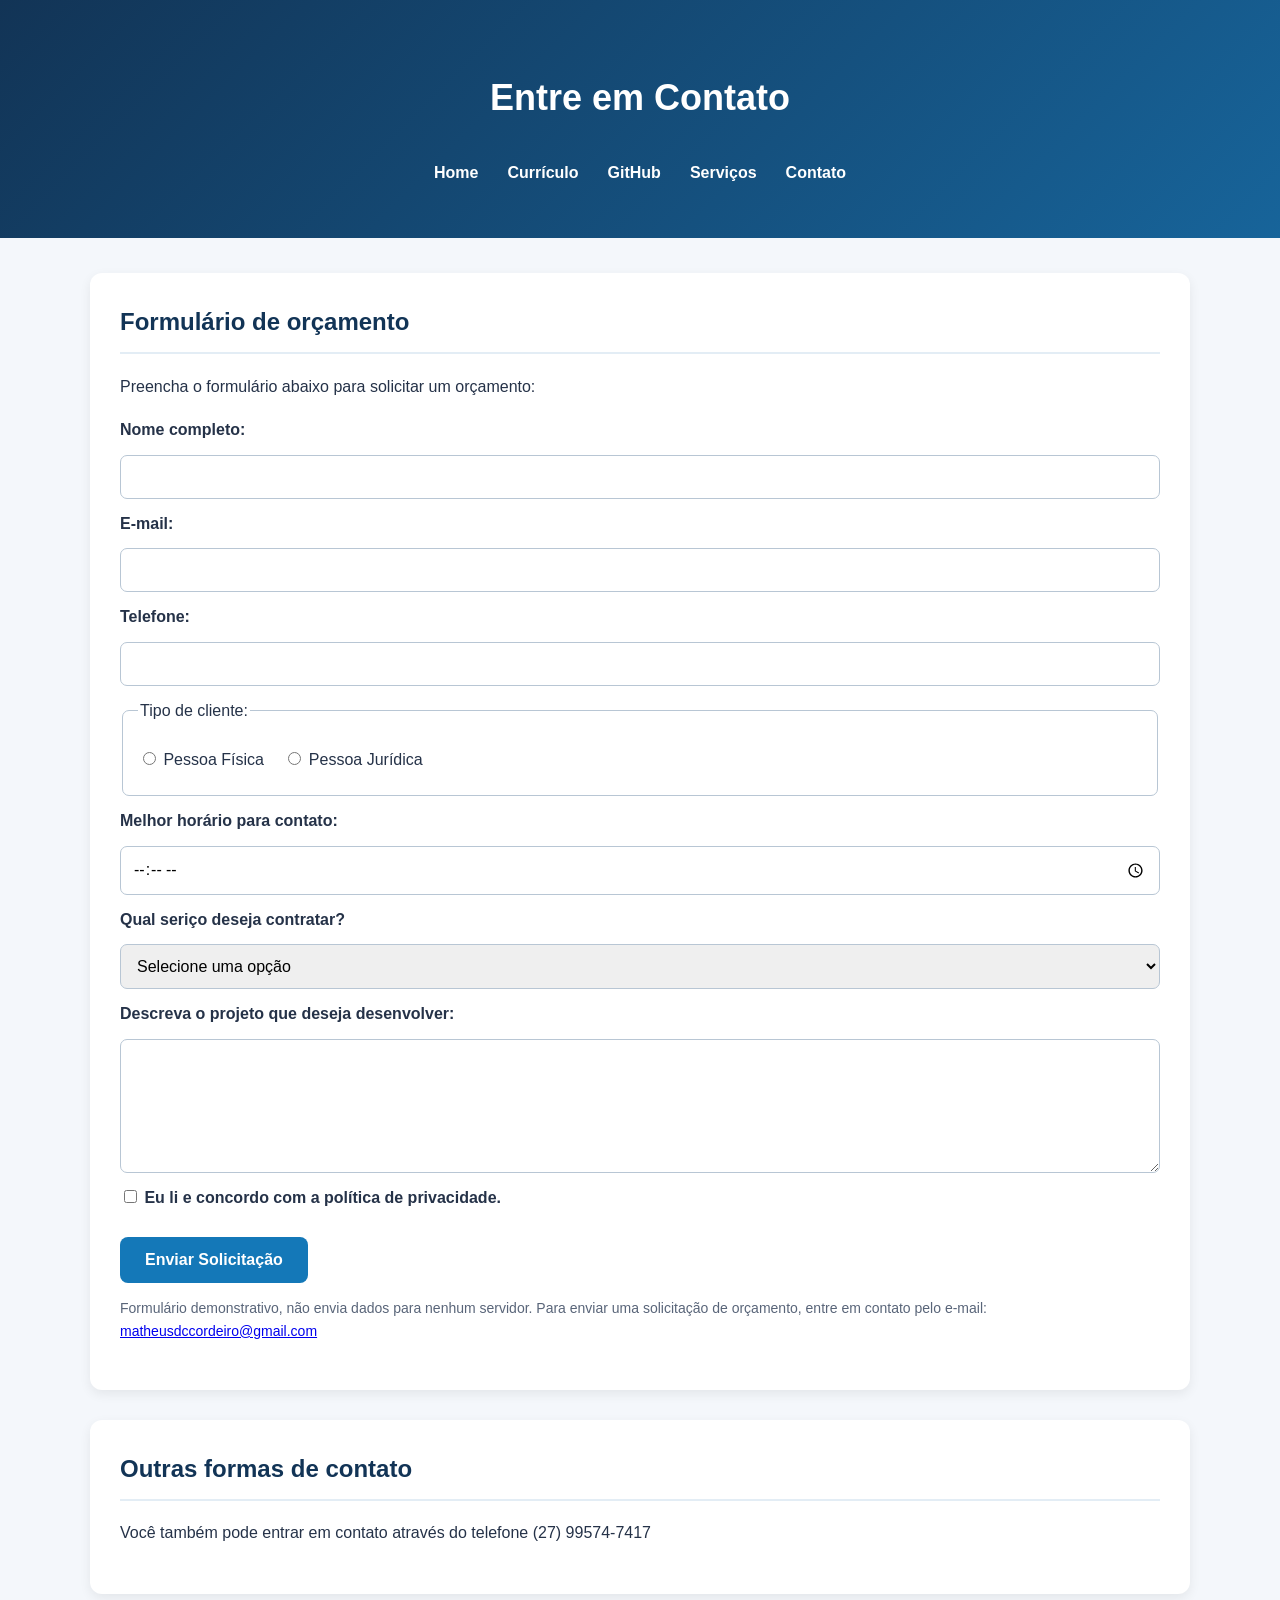
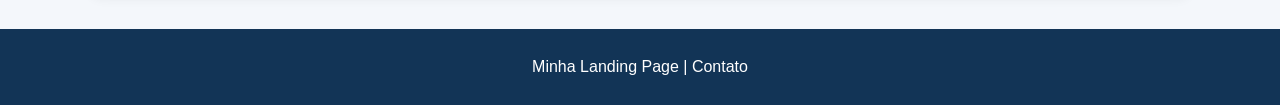
<file: contato.html>
<!DOCTYPE html>
<html lang="en">
<head>
    <meta charset="UTF-8">
    <meta name="viewport" content="width=device-width, initial-scale=1.0">
    <title>Contato | Solicite um Orçamento</title>
    <link rel="stylesheet" href="style.css">
</head>
<body>
    <header>
        <h1>Entre em Contato</h1>
        <nav>
            <a href="index.html">Home</a>
            <a href="curriculo.html">Currículo</a>
            <a href="github.html">GitHub</a>
            <a href="servicos.html">Serviços</a>
            <a href="contato.html">Contato</a>
         </nav>
    </header>

    <main>
        <section>
            <h2>Formulário de orçamento</h2>
            <p>Preencha o formulário abaixo para solicitar um orçamento:</p>
            <form action="#" method="get">
                <label for="nome">Nome completo:</label>
                <input type="text" id="nome" name="nome" required>
                <label for="email">E-mail:</label>
                <input type="email" id="email" name="email" required>
                <label for="telefone">Telefone:</label>
                <input type="tel" id="telefone" name="telefone" required>
                <fieldset>
                    <legend>Tipo de cliente:</legend>
                    <label>
                        <input type="radio" name="cliente" value="pessoa-física" required>
                        Pessoa Física
                    </label>
                    <label>
                        <input type="radio" name="cliente" value="pessoa-jurídica" required>
                        Pessoa Jurídica
                    </label>
                </fieldset>
                <label for="horario">
                    Melhor horário para contato:
                </label>
                <input type="time" id="horario" name="horario">

                <label for="serviço">
                    Qual seriço deseja contratar?
                </label>
                <select id="serviço" name="serviço" required>
                    <option value="">
                        Selecione uma opção
                    </option>

                    <option value="estatico-1-2">
                        Site Estático de 1 a 2 páginas
                    </option>

                    <option value="estatico-3-5">
                        Site Estático de 3 a 5 páginas
                    </option>

                    <option value="estatico-maior">
                        Site Estático de 6 ou mais páginas
                    </option>
                    
                    <option value="dinamico">
                        Site Dinâmico
                    </option>

                    <option value="avancado">
                        Site Avançado
                    </option>
                    </select>
                    <label for="descricao">
                        Descreva o projeto que deseja desenvolver:
                    </label>
                    <textarea id="descricao" name="descricao" rows="6" required>

                    </textarea>

                    <label>
                        <input type="checkbox" name="privacidade" required>
                        Eu li e concordo com a política de privacidade.
                    </label>

                    <button type="submit">
                        Enviar Solicitação
                    </button>

            </form>

            <p class="aviso">
                Formulário demonstrativo, não envia dados para nenhum servidor. Para enviar uma solicitação de orçamento, entre em contato pelo e-mail: <a href="mailto:matheusdccordeiro@gmail.com">matheusdccordeiro@gmail.com</a>

            </p>
        </section>

        <section>
            <h2>Outras formas de contato</h2>
            <p>Você também pode entrar em contato através do telefone (27) 99574-7417</p>

        </section>

    </main>
    <footer>
        <p>Minha Landing Page | Contato</p>
    </footer>
    
</body>
</html>
</file>
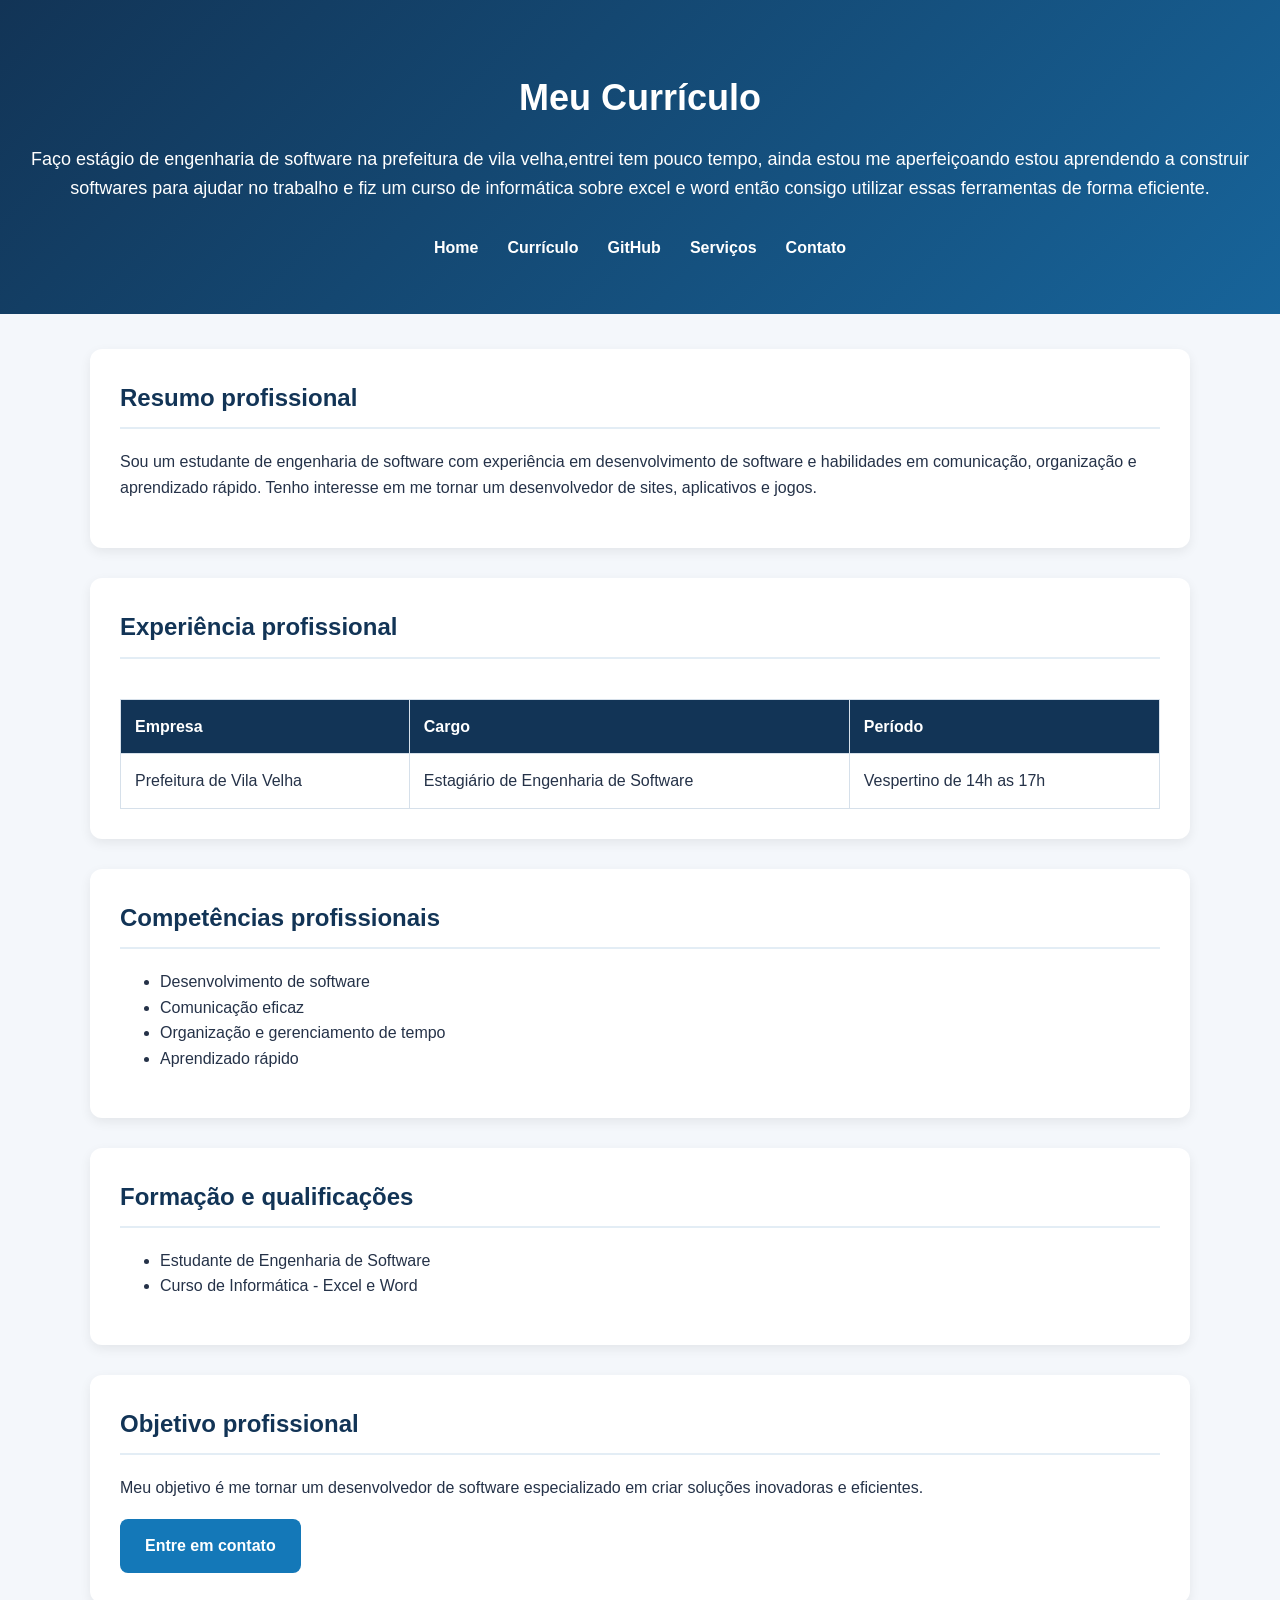
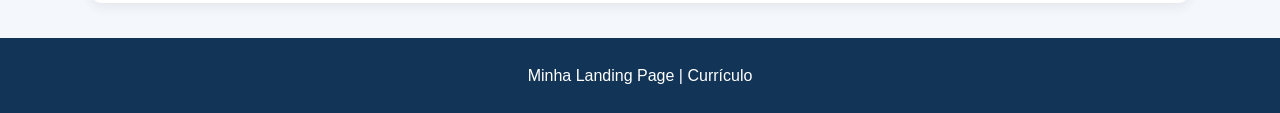
<file: curriculo.html>
<!DOCTYPE html>
<html lang="en">
<head>
    <meta charset="UTF-8">
    <meta name="viewport" content="width=device-width, initial-scale=1.0">
    <title>Meu Currículo</title>
    <link rel="stylesheet"href="style.css">
</head>
<body>
    <header>
        <h1>Meu Currículo</h1>
        <p>Faço estágio de engenharia de software na prefeitura de vila velha,entrei tem pouco tempo, ainda estou me aperfeiçoando
            estou aprendendo a construir softwares para ajudar no trabalho e fiz um curso de informática sobre excel e word então consigo utilizar essas ferramentas de forma eficiente.
         </p>
         <nav>
            <a href="index.html">Home</a>
            <a href="curriculo.html">Currículo</a>
            <a href="github.html">GitHub</a>
            <a href="servicos.html">Serviços</a>
            <a href="contato.html">Contato</a>
         </nav>
    </header>

    <main>
        <section>
            <h2>Resumo profissional</h2>
            <p>
                Sou um estudante de engenharia de software com experiência em desenvolvimento de software
                e habilidades em comunicação, organização e aprendizado rápido. Tenho interesse em me tornar um desenvolvedor de sites, aplicativos e jogos.
            </p>
        </section>
        <section>
            <h2>Experiência profissional</h2>
            <div class="tabela-responsiva">
                <table>
                    <thead>
                        <tr>
                            <th>Empresa</th>
                            <th>Cargo</th>
                            <th>Período</th>
                        </tr>
                    </thead>
                    <tbody>
                        <tr>
                            <td>Prefeitura de Vila Velha</td>
                            <td>Estagiário de Engenharia de Software</td>
                            <td>Vespertino de 14h as 17h</td>
                        </tr>
                    </tbody>
                </table>
            </div>
        </section>

        <section>
            <h2>Competências profissionais</h2>
            <ul>
                <li>Desenvolvimento de software</li>
                <li>Comunicação eficaz</li>
                <li>Organização e gerenciamento de tempo</li>
                <li>Aprendizado rápido</li>
            </ul>
        </section>
        <section>
            <h2>Formação e qualificações</h2>
            <ul>
                <li>Estudante de Engenharia de Software</li>
                <li>Curso de Informática - Excel e Word</li>
            </ul>
        </section>
        <section>
            <h2>Objetivo profissional</h2>
            <p>Meu objetivo é me tornar um desenvolvedor de software
                 especializado em criar soluções inovadoras e eficientes.</p>
                 <a href="contato.html" class="botao">Entre em contato</a>
        </section>
      </main>

      <footer>
        <p>Minha Landing Page | Currículo</p>
      </footer>
    
</body>
</html>
</file>
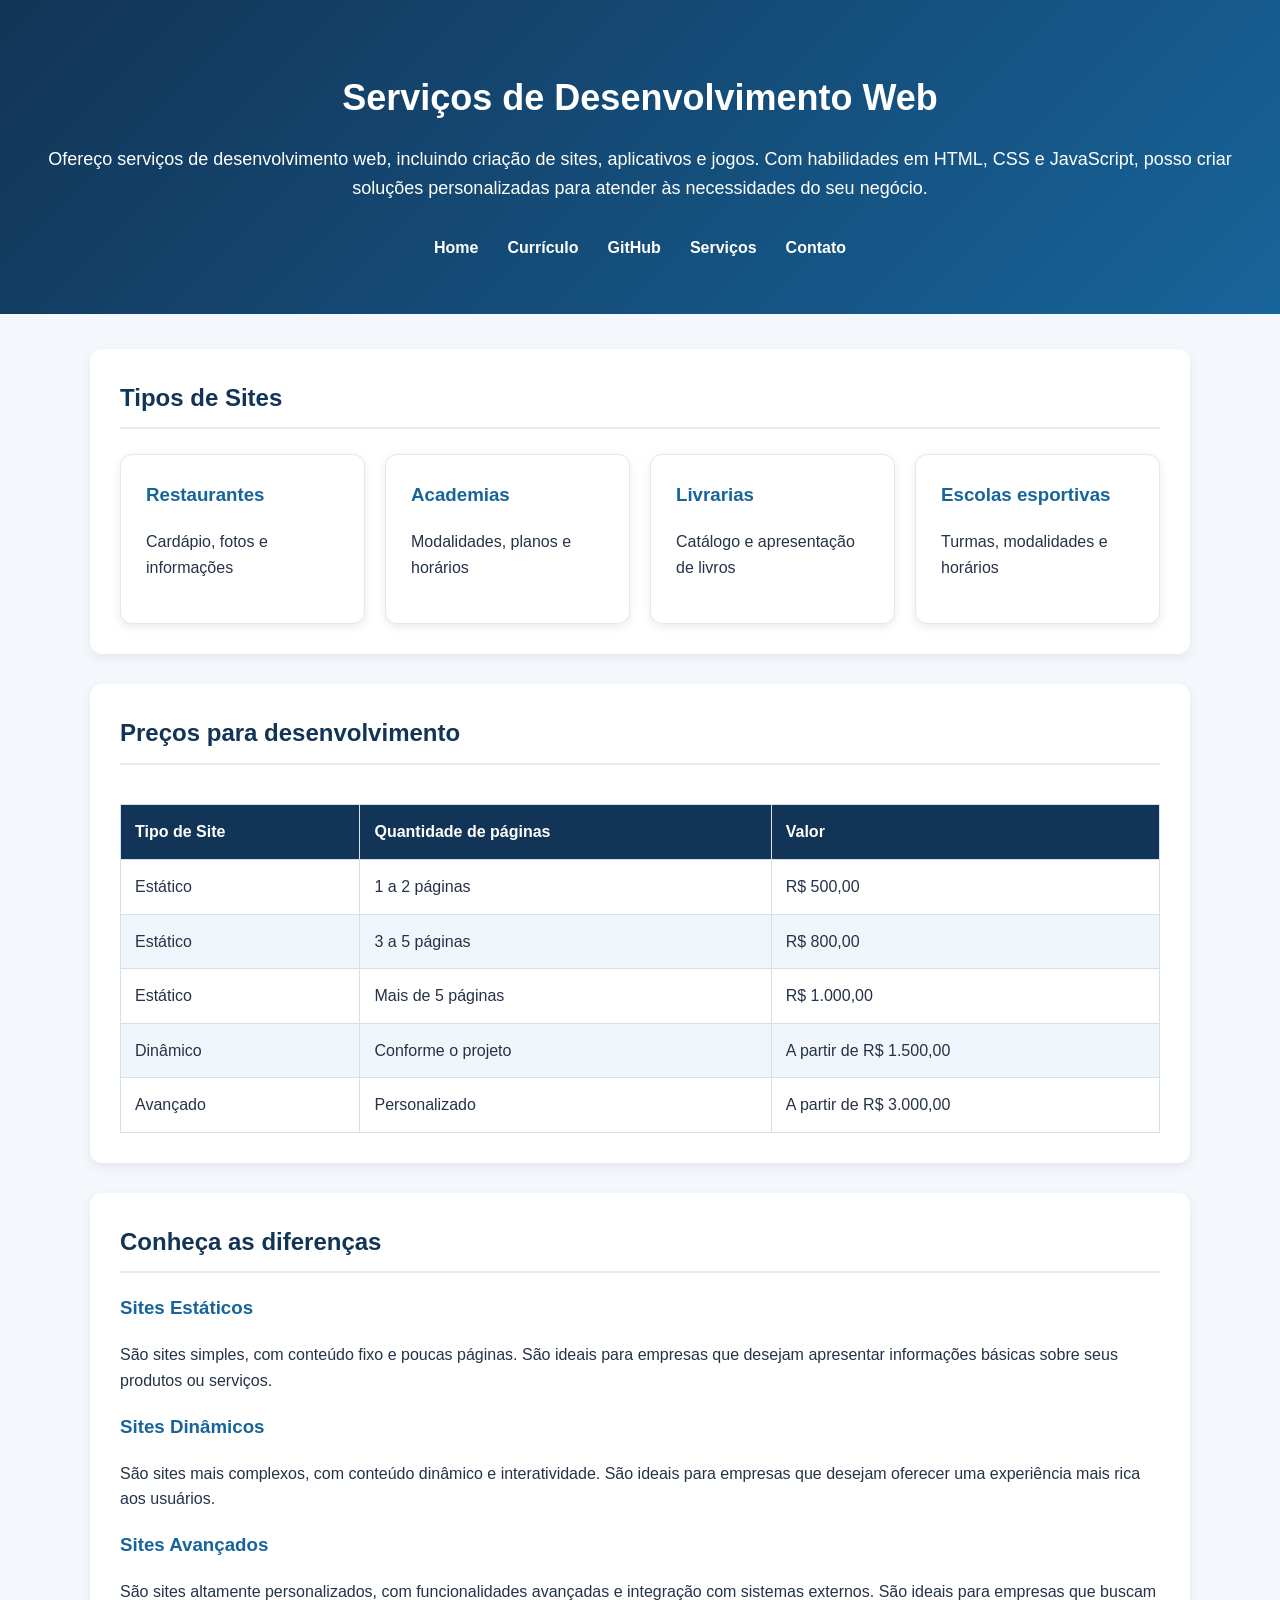
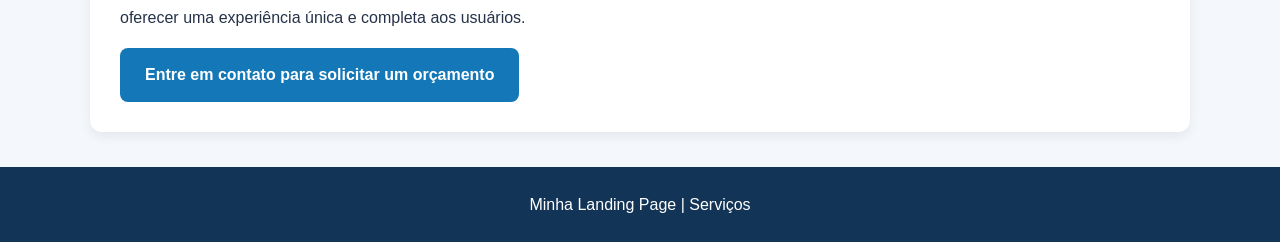
<file: servicos.html>
<!DOCTYPE html>
<html lang="en">
<head>
    <meta charset="UTF-8">
    <meta name="viewport" content="width=device-width, initial-scale=1.0">
    <title>Desenvolvimento de Sites | Serviços</title>
    <link rel="stylesheet" href="style.css">
</head>
<body>
    <header>
        <h1>Serviços de Desenvolvimento Web</h1>
        <p>Ofereço serviços de desenvolvimento web, incluindo criação de sites, aplicativos e jogos. Com habilidades em HTML, CSS e JavaScript,
             posso criar soluções personalizadas para atender às necessidades do seu negócio.</p>
             <nav>
            <a href="index.html">Home</a>
            <a href="curriculo.html">Currículo</a>
            <a href="github.html">GitHub</a>
            <a href="servicos.html">Serviços</a>
            <a href="contato.html">Contato</a>
         </nav>
    </header>

    <main>
        <section>
            <h2>Tipos de Sites</h2>
            <div class="cards">

                <div class="card">
                    <h3>Restaurantes</h3>
                    <p>Cardápio, fotos e informações</p>
                </div>
                <div class="card">
                    <h3>Academias</h3>
                    <p>Modalidades, planos e horários</p>
                </div>
                <div class="card">
                    <h3>Livrarias</h3>
                    <p>Catálogo e apresentação de livros</p>
                </div>
                <div class="card">
                    <h3>Escolas esportivas</h3>
                    <p>Turmas, modalidades e horários</p>
                </div>

            </div>
        </section>

        <section>
            <h2>Preços para desenvolvimento</h2>

            <div class="tabela-responsiva">
                <table>
                    <thead>
                        <tr>
                            <th>Tipo de Site</th>
                            <th>Quantidade de páginas</th>
                            <th>Valor</th>
                        </tr>
                    </thead>

                    <tbody>
                        <tr>
                            <td>Estático</td>
                            <td>1 a 2 páginas</td>
                            <td>R$ 500,00</td>
                        </tr>

                        <tr>
                            <td>Estático</td>
                            <td>3 a 5 páginas</td>
                            <td>R$ 800,00</td>
                        </tr>

                        <tr>
                            <td>Estático</td>
                            <td>Mais de 5 páginas</td>
                            <td>R$ 1.000,00</td>
                         </tr>

                         <tr>
                            <td>Dinâmico</td>
                            <td>Conforme o projeto</td>
                            <td>A partir de R$ 1.500,00</td>
                         </tr>

                         <tr>
                            <td>Avançado</td>
                            <td>Personalizado</td>
                            <td>A partir de R$ 3.000,00</td>
                         </tr>
                    </tbody>
                </table>
            </div>
        </section>

        <section>
            <h2>Conheça as diferenças</h2>

            <h3>Sites Estáticos</h3>
            <p>São sites simples, com conteúdo fixo e poucas páginas. São ideais para empresas que desejam 
                apresentar informações básicas sobre seus produtos ou serviços.</p>

            <h3>Sites Dinâmicos</h3>
                <p>São sites mais complexos, com conteúdo dinâmico e interatividade.
                     São ideais para empresas que desejam oferecer uma experiência mais rica aos usuários.</p>

            <h3>Sites Avançados</h3>
                <p>São sites altamente personalizados, com funcionalidades avançadas e integração com sistemas externos.
                     São ideais para empresas que buscam oferecer uma experiência única e completa aos usuários.</p>

                     <a href="contato.html" class="botao">
                        Entre em contato para solicitar um orçamento</a>
        </section>
    </main>

    <footer>
        <p>Minha Landing Page | Serviços</p>
    </footer>
</body>
</html>
</file>
<file: style.css>
/* ==================================
   1. CONFIGURAÇÕES GERAIS
================================== */

* {
    box-sizing: border-box;
}

html {
    scroll-behavior: smooth;
}

body {
    margin: 0;
    font-family: Arial, Helvetica, sans-serif;
    background-color: #f4f7fb;
    color: #253248;
    line-height: 1.6;
}

/* ==================================
   2. CABEÇALHO
================================== */

header {
    background: linear-gradient(
        135deg,
        #123456,
        #17649a
    );

    color: white;
    text-align: center;
    padding: 45px 20px;
}

header h1 {
    margin-bottom: 10px;
    font-size: 36px;
}

header p {
    font-size: 18px;
}

/* ==================================
   3. MENU DE NAVEGAÇÃO
================================== */

nav {
    display: flex;
    justify-content: center;
    flex-wrap: wrap;
    gap: 25px;
    margin-top: 25px;
}

nav a {
    position: relative;
    color: white;
    text-decoration: none;
    font-weight: bold;
    padding: 8px 2px;
    transition: color 0.3s;
}

/* Efeito de linha animada */

nav a::after {
    content: "";
    position: absolute;
    bottom: 0;
    left: 0;
    width: 0;
    height: 2px;
    background-color: #64c8ff;
    transition: width 0.3s;
}

nav a:hover {
    color: #a8e2ff;
}

nav a:hover::after {
    width: 100%;
}

/* ==================================
   4. CONTEÚDO PRINCIPAL
================================== */

main {
    width: 90%;
    max-width: 1100px;
    margin: 35px auto;
}

section {
    background-color: white;
    padding: 30px;
    margin-bottom: 30px;
    border-radius: 12px;
    box-shadow: 0 4px 12px #00000012;
}

section h2 {
    color: #123456;
    margin-top: 0;
    border-bottom: 2px solid #e3edf5;
    padding-bottom: 10px;
}

section h3 {
    color: #17649a;
}

p {
    margin-bottom: 18px;
}

/* ==================================
   5. FOTO DE PERFIL
================================== */

.foto-perfil {
    display: block;
    width: 220px;
    height: 220px;
    object-fit: cover;
    border-radius: 50%;
    border: 4px solid #1478b8;
    margin: 20px auto;

    transition:
        transform 0.4s,
        box-shadow 0.4s;
}

/* Efeito de aproximação */

.foto-perfil:hover {
    transform: scale(1.1);
    box-shadow: 0 8px 25px #00000040;
}

/* ==================================
   6. CARDS
================================== */

.cards {
    display: grid;
    grid-template-columns: repeat(
        auto-fit,
        minmax(220px, 1fr)
    );
    gap: 20px;
    margin-top: 25px;
}

.card {
    background-color: #ffffff;
    border: 1px solid #e2e8f0;
    padding: 25px;
    border-radius: 12px;
    box-shadow: 0 3px 10px #00000015;

    transition:
        transform 0.3s,
        box-shadow 0.3s;
}

/* Efeito de elevação */

.card:hover {
    transform: translateY(-8px);
    box-shadow: 0 10px 25px #00000030;
}

.card h3 {
    margin-top: 0;
}

/* ==================================
   7. BOTÕES ANIMADOS
================================== */

.botao,
button {
    display: inline-block;
    background-color: #1478b8;
    color: white;
    padding: 14px 25px;
    border: none;
    border-radius: 8px;
    text-decoration: none;
    font-size: 16px;
    font-weight: bold;
    cursor: pointer;

    transition:
        background-color 0.3s,
        transform 0.3s,
        box-shadow 0.3s;
}

.botao:hover,
button:hover {
    background-color: #0b527e;
    transform: scale(1.05);
    box-shadow: 0 6px 18px #00000030;
}

/* Destaque para navegação por teclado */

a:focus-visible,
button:focus-visible,
input:focus-visible,
select:focus-visible,
textarea:focus-visible {
    outline: 3px solid #f4aa35;
    outline-offset: 3px;
}

/* ==================================
   8. IMAGENS E MÍDIA
================================== */

img,
video {
    max-width: 100%;
}

video {
    height: auto;
    border-radius: 10px;
    margin-top: 10px;
}

audio {
    display: block;
    max-width: 100%;
    margin: 20px 0;
}

/* ==================================
   9. TABELAS
================================== */

.tabela-responsiva {
    width: 100%;
    overflow-x: auto;
}

table {
    width: 100%;
    border-collapse: collapse;
    margin-top: 20px;
}

th,
td {
    border: 1px solid #d6e0ea;
    padding: 14px;
    text-align: left;
}

th {
    background-color: #123456;
    color: white;
}

tbody tr:nth-child(even) {
    background-color: #f0f6fb;
}

/* Efeito sobre as linhas */

tbody tr:hover {
    background-color: #dceeff;
}

/* ==================================
   10. FORMULÁRIO
================================== */

form {
    display: flex;
    flex-direction: column;
    gap: 12px;
}

form > label {
    font-weight: bold;
}

form > input,
form > select,
form > textarea {
    width: 100%;
    padding: 12px;
    border: 1px solid #b8c6d4;
    border-radius: 7px;
    font-family: inherit;
    font-size: 16px;
}

textarea {
    resize: vertical;
}

fieldset {
    border: 1px solid #b8c6d4;
    border-radius: 7px;
    padding: 15px;
}

fieldset label {
    display: inline-block;
    margin: 8px 15px 8px 0;
    font-weight: normal;
}

input[type="radio"],
input[type="checkbox"] {
    accent-color: #1478b8;
}

/* Efeito nos campos */

form > input:hover,
form > select:hover,
form > textarea:hover {
    border-color: #1478b8;
}

form > input:focus,
form > select:focus,
form > textarea:focus {
    border-color: #1478b8;
    background-color: #f2f9ff;
}

form button {
    align-self: flex-start;
    margin-top: 15px;
}

.aviso {
    color: #596579;
    font-size: 14px;
}

/* ==================================
   11. RODAPÉ
================================== */

footer {
    background-color: #123456;
    color: white;
    text-align: center;
    padding: 25px;
}

footer p {
    margin: 0;
}

/* ==================================
   12. RESPONSIVIDADE
================================== */

@media (max-width: 600px) {

    header {
        padding: 30px 15px;
    }

    header h1 {
        font-size: 27px;
    }

    nav {
        flex-direction: column;
        align-items: center;
        gap: 8px;
    }

    main {
        width: 95%;
        margin: 20px auto;
    }

    section {
        padding: 18px;
    }

    .cards {
        grid-template-columns: 1fr;
    }

    .foto-perfil {
        width: 180px;
        height: 180px;
    }

    th,
    td {
        padding: 10px;
        font-size: 13px;
    }

    .botao {
        max-width: 100%;
        text-align: center;
    }
}

/* Reduz efeitos para quem prefere
   menos movimento no dispositivo */

@media (prefers-reduced-motion: reduce) {

    html {
        scroll-behavior: auto;
    }

    .foto-perfil,
    .card,
    .botao,
    button,
    nav a,
    nav a::after {
        transition: none;
    }
}
</file>
